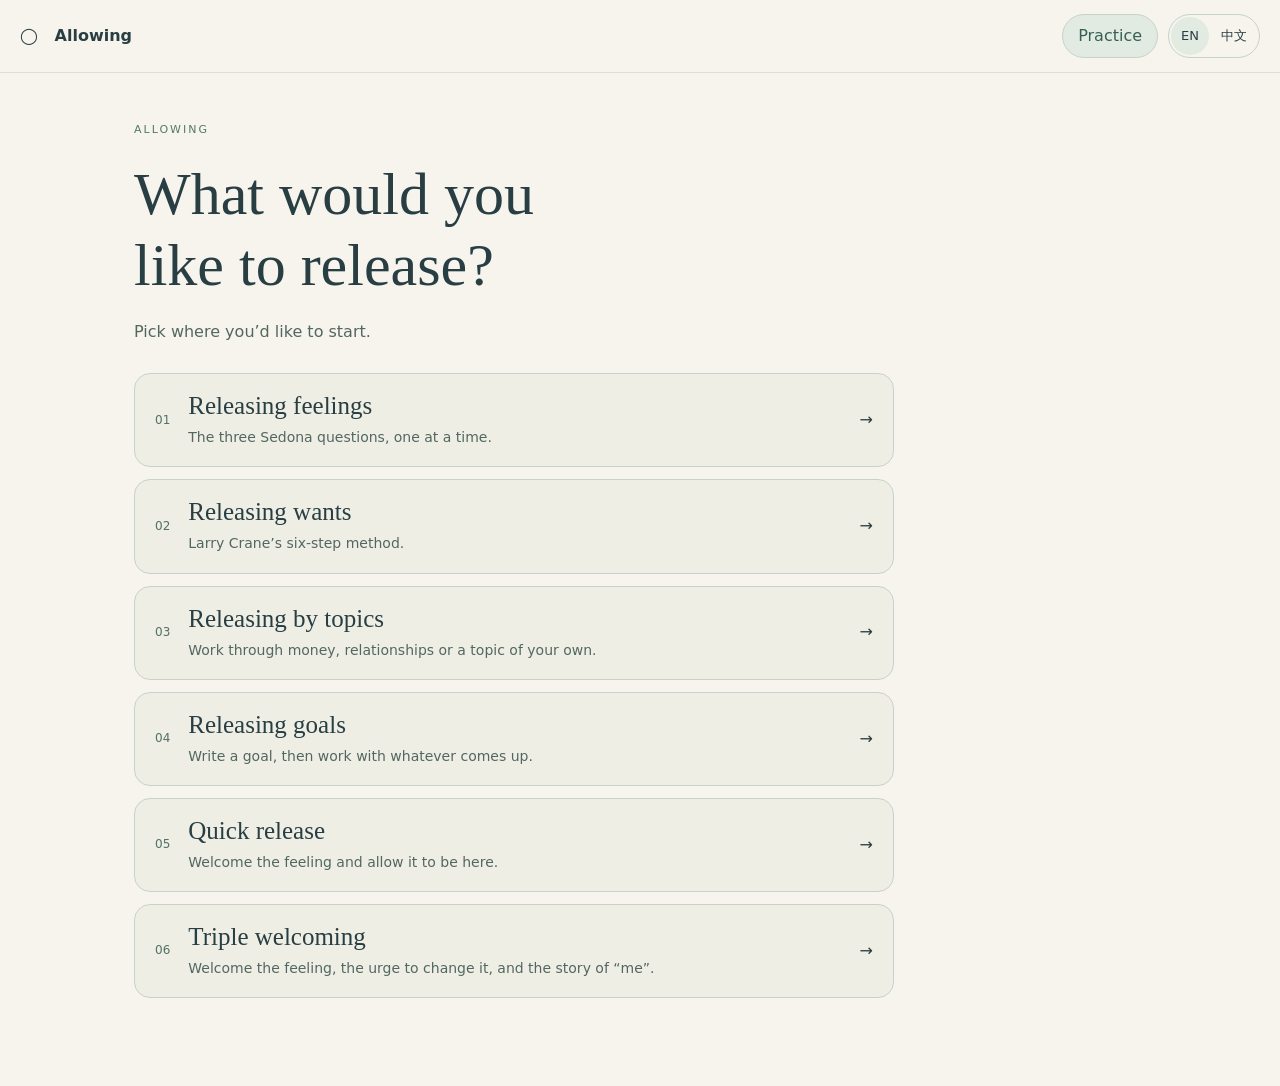
<file: index.html>
<!doctype html>
<html lang="en">
<head>
  <meta charset="utf-8">
  <meta name="viewport" content="width=device-width, initial-scale=1">
  <meta name="description" content="A quiet guided practice for releasing feelings, wants and reactions to goals.">
  <title>Allowing — guided releasing</title>
  <link rel="stylesheet" href="./room.css?v=bilingual-1">
  <script src="./locale.js?v=1" defer></script>
  <script src="./practice.js?v=bilingual-1" defer></script>
  <meta name="theme-color" content="#365f56">
  <meta name="apple-mobile-web-app-capable" content="yes">
  <meta name="apple-mobile-web-app-title" content="Allowing">
  <meta name="apple-mobile-web-app-status-bar-style" content="default">
  <link rel="apple-touch-icon" sizes="180x180" href="./icons/apple-touch-icon.png?v=1">
  <link rel="icon" type="image/png" sizes="32x32" href="./icons/favicon-32.png?v=1">
  <link rel="icon" type="image/svg+xml" href="./icons/allowing.svg?v=1">
  <link rel="manifest" href="./manifest.webmanifest?v=1">
</head>
<body data-title-en="Allowing — guided releasing" data-title-zh="Allowing · 释放练习">
  <header>
    <a class="brand" href="./" aria-label="Allowing — home" title="Return home"><strong>◯ &nbsp; Allowing</strong></a>
    <nav aria-label="Practice / 练习"><a data-practice-link class="nav-link" href="./" aria-current="page">Practice</a></nav><div class="language-switch" role="group" aria-label="Language / 语言">
      <button type="button" data-language="en" lang="en" aria-pressed="true">EN</button>
      <button type="button" data-language="zh-CN" lang="zh-CN" aria-pressed="false">中文</button>
    </div>
  </header>
  <main>
    <div id="app"></div>
  </main>
</body>
</html>
</file>
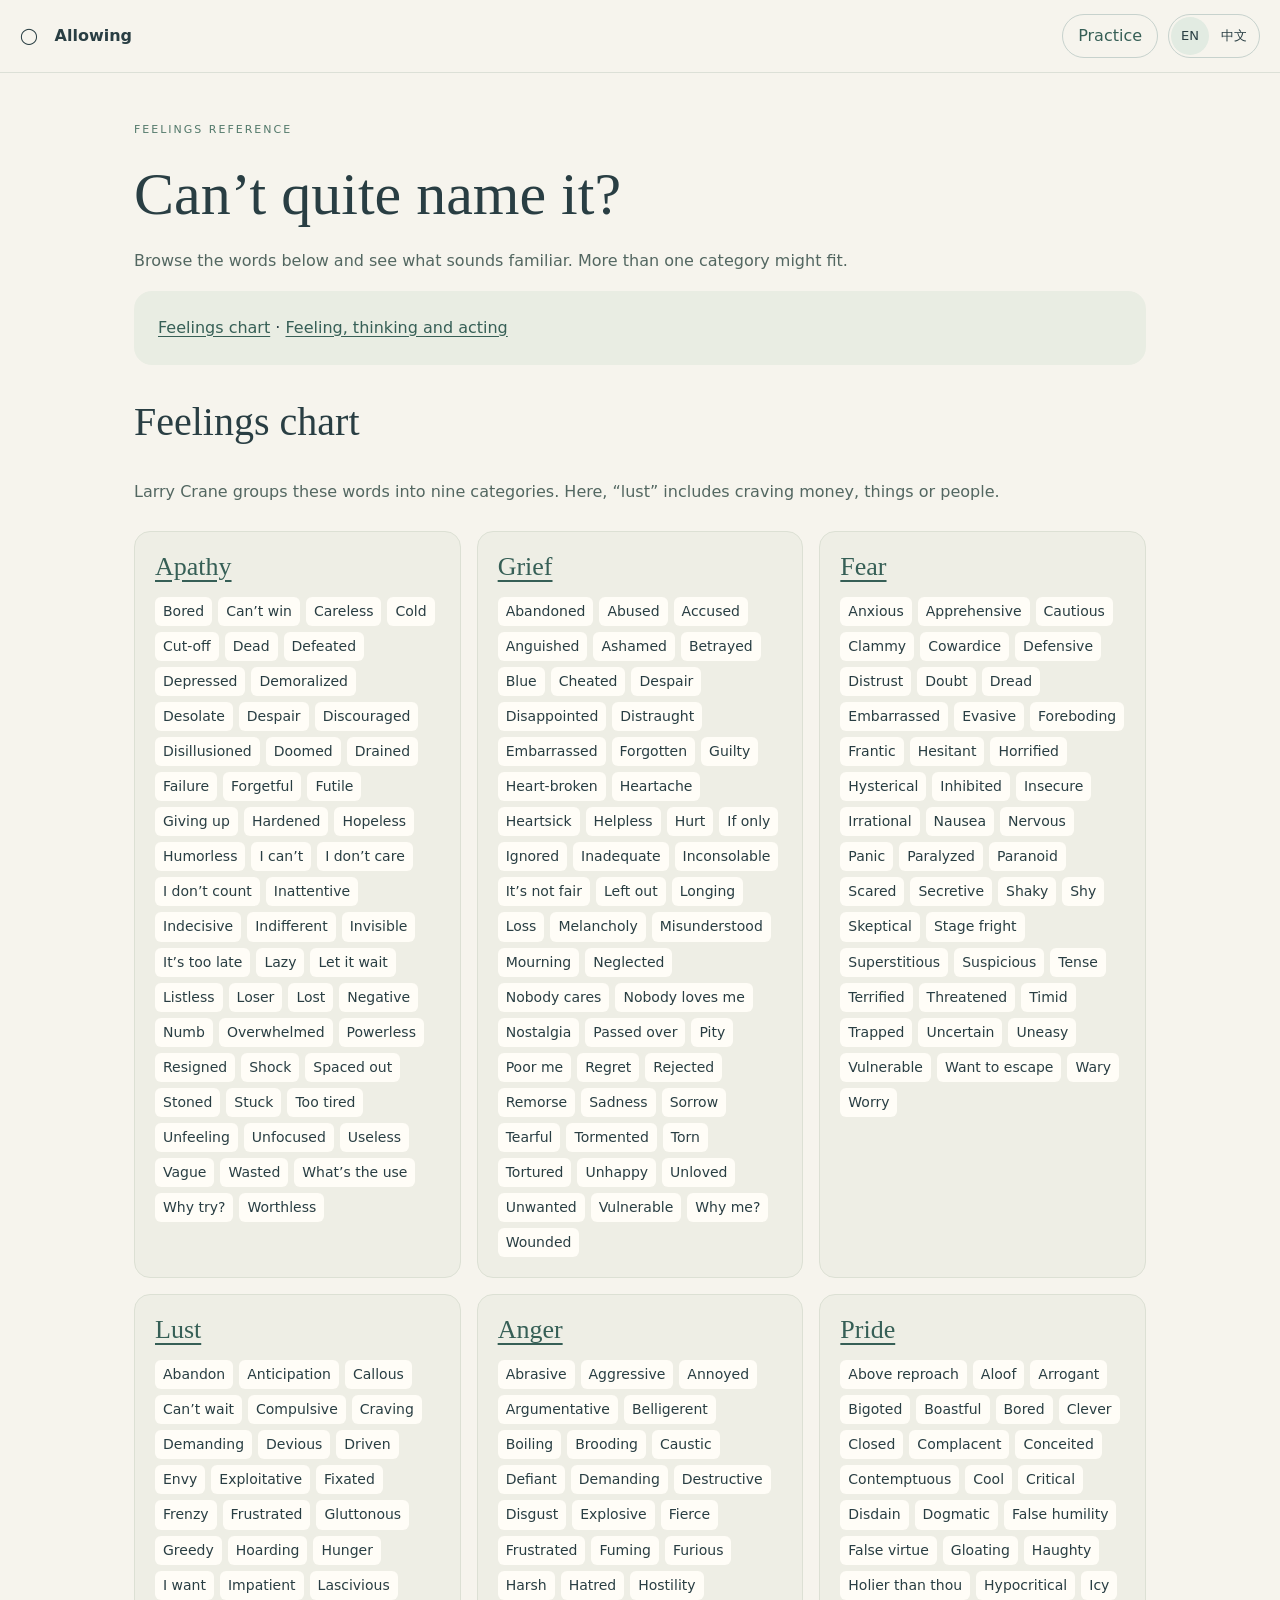
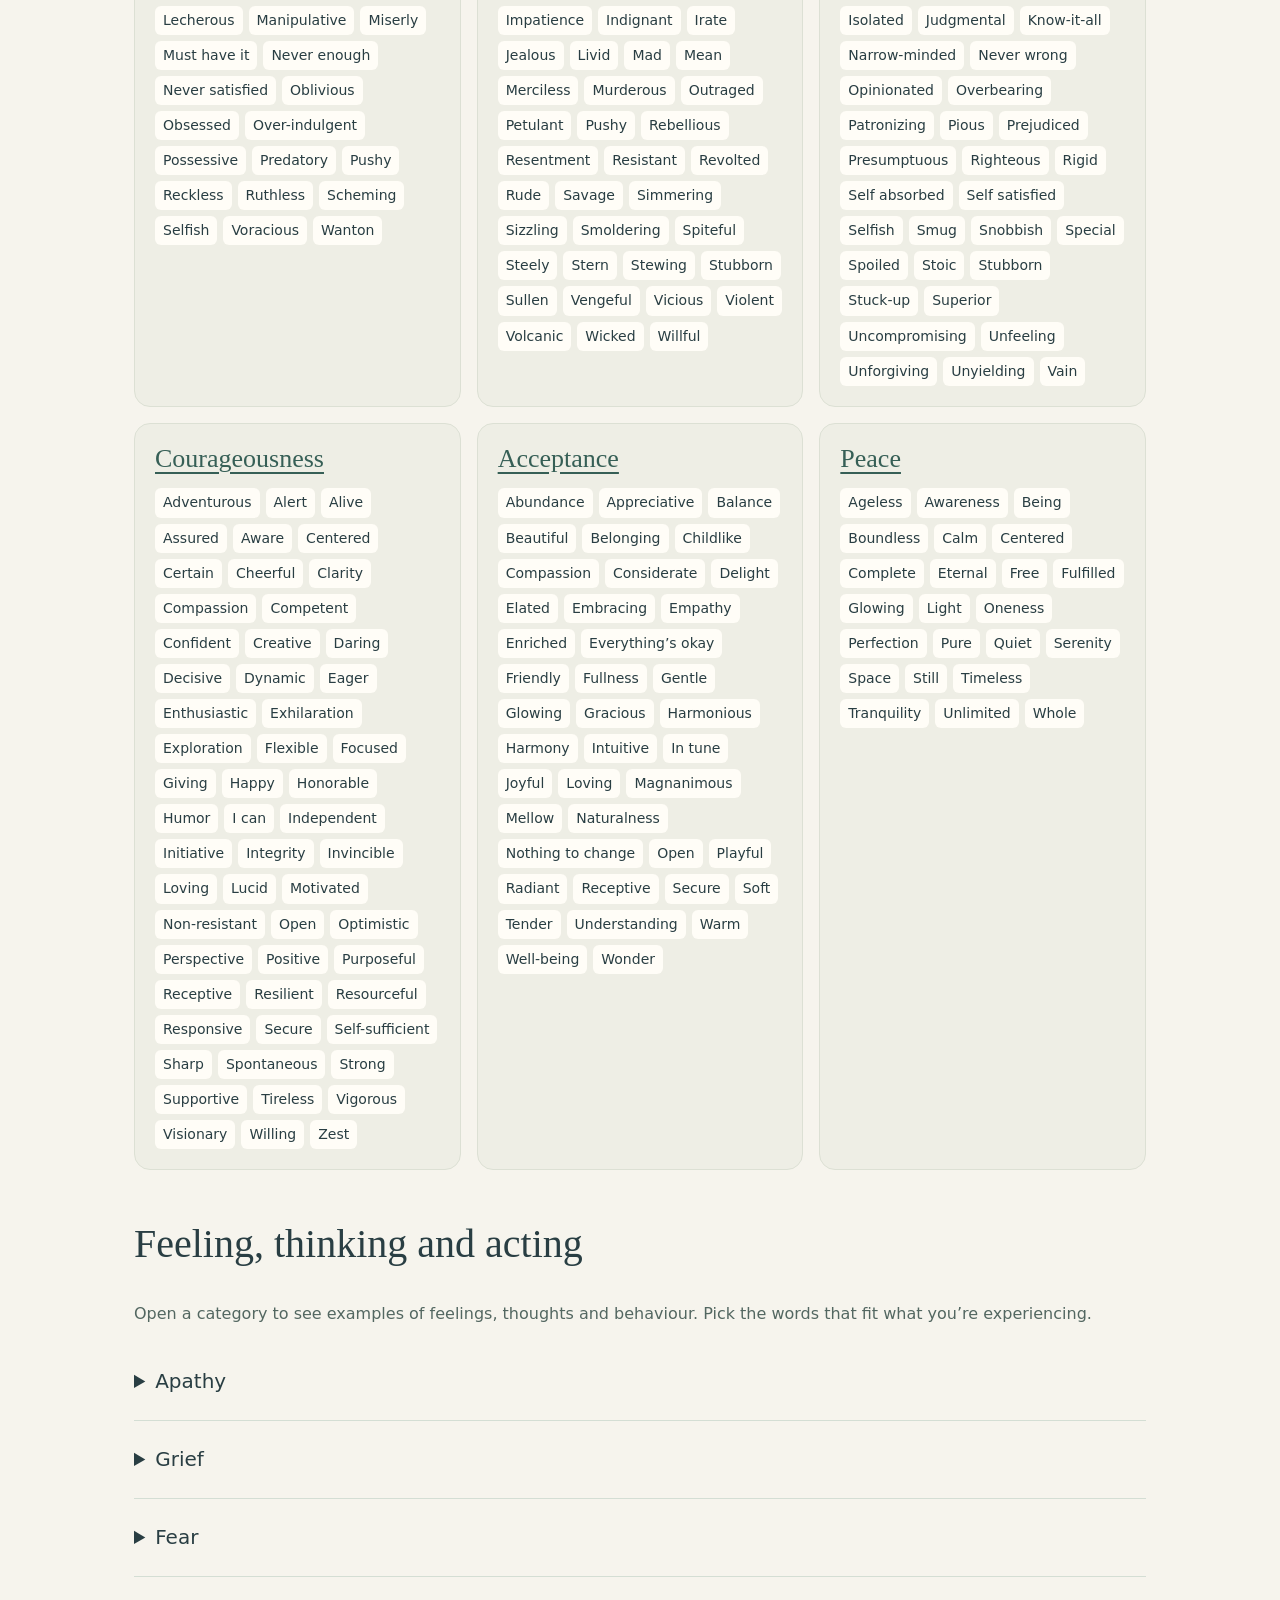
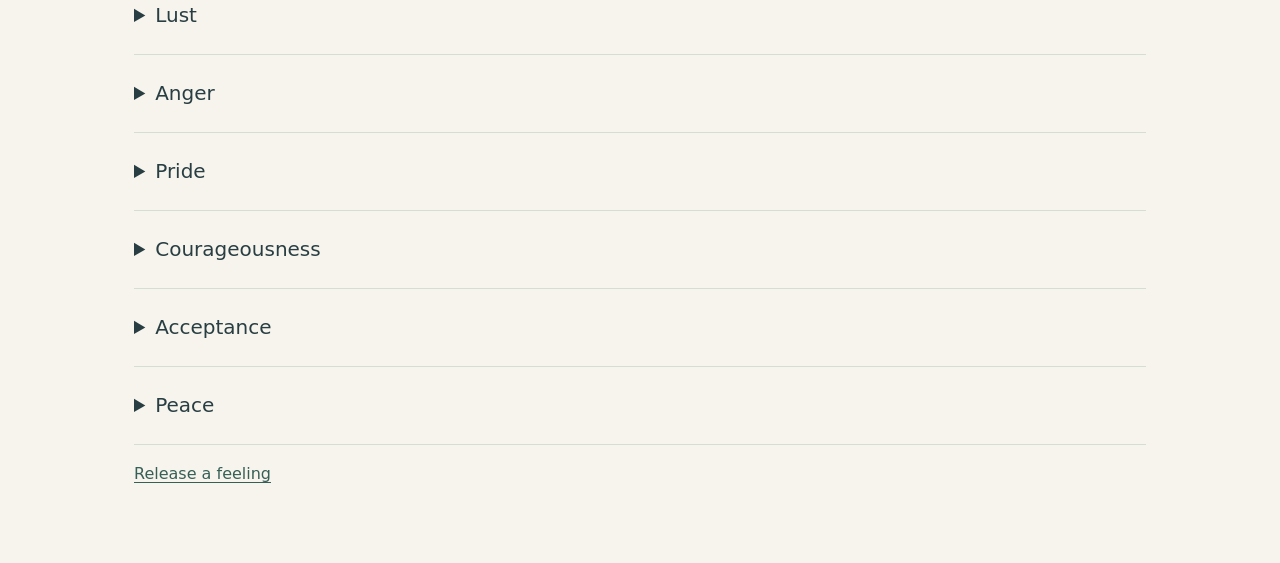
<file: feelings.html>
<!doctype html>
<html lang="en"><head><meta charset="utf-8"><meta name="viewport" content="width=device-width, initial-scale=1">
<title>Feelings reference — Allowing</title><link rel="stylesheet" href="./room.css?v=bilingual-1">  <meta name="theme-color" content="#365f56">
  <meta name="apple-mobile-web-app-capable" content="yes">
  <meta name="apple-mobile-web-app-title" content="Allowing">
  <meta name="apple-mobile-web-app-status-bar-style" content="default">
  <link rel="apple-touch-icon" sizes="180x180" href="./icons/apple-touch-icon.png?v=1">
  <link rel="icon" type="image/png" sizes="32x32" href="./icons/favicon-32.png?v=1">
  <link rel="icon" type="image/svg+xml" href="./icons/allowing.svg?v=1">
  <link rel="manifest" href="./manifest.webmanifest?v=1">
</head><body data-title-en="Feelings reference — Allowing" data-title-zh="情绪参考 · Allowing">
<header><a class="brand" href="./" aria-label="Allowing — home" title="Return home"><strong>◯ &nbsp; Allowing</strong></a>
<nav aria-label="Practice / 练习"><a data-practice-link class="nav-link" href="./">Practice</a></nav><div class="language-switch" role="group" aria-label="Language / 语言">
      <button type="button" data-language="en" lang="en" aria-pressed="true">EN</button>
      <button type="button" data-language="zh-CN" lang="zh-CN" aria-pressed="false">中文</button>
    </div></header>
<main id="feelings-reference"><span class="eyebrow">Feelings reference</span><h1>Can’t quite name it?</h1>
<p>Browse the words below and see what sounds familiar. More than one category might fit.</p>
<nav class="contents" aria-label="On this page"><a href="#feelings-chart">Feelings chart</a> · <a href="#patterns">Feeling, thinking and acting</a></nav>
<section id="feelings-chart"><h2>Feelings chart</h2>
<p>Larry Crane groups these words into nine categories. Here, “lust” includes craving money, things or people.</p>
<div class="emotion-grid"><article class="emotion-card"><h3><a href="#apathy">Apathy</a></h3><ul class="feeling-words"><li>Bored</li><li>Can’t win</li><li>Careless</li><li>Cold</li><li>Cut-off</li><li>Dead</li><li>Defeated</li><li>Depressed</li><li>Demoralized</li><li>Desolate</li><li>Despair</li><li>Discouraged</li><li>Disillusioned</li><li>Doomed</li><li>Drained</li><li>Failure</li><li>Forgetful</li><li>Futile</li><li>Giving up</li><li>Hardened</li><li>Hopeless</li><li>Humorless</li><li>I can’t</li><li>I don’t care</li><li>I don’t count</li><li>Inattentive</li><li>Indecisive</li><li>Indifferent</li><li>Invisible</li><li>It’s too late</li><li>Lazy</li><li>Let it wait</li><li>Listless</li><li>Loser</li><li>Lost</li><li>Negative</li><li>Numb</li><li>Overwhelmed</li><li>Powerless</li><li>Resigned</li><li>Shock</li><li>Spaced out</li><li>Stoned</li><li>Stuck</li><li>Too tired</li><li>Unfeeling</li><li>Unfocused</li><li>Useless</li><li>Vague</li><li>Wasted</li><li>What’s the use</li><li>Why try?</li><li>Worthless</li></ul></article><article class="emotion-card"><h3><a href="#grief">Grief</a></h3><ul class="feeling-words"><li>Abandoned</li><li>Abused</li><li>Accused</li><li>Anguished</li><li>Ashamed</li><li>Betrayed</li><li>Blue</li><li>Cheated</li><li>Despair</li><li>Disappointed</li><li>Distraught</li><li>Embarrassed</li><li>Forgotten</li><li>Guilty</li><li>Heart-broken</li><li>Heartache</li><li>Heartsick</li><li>Helpless</li><li>Hurt</li><li>If only</li><li>Ignored</li><li>Inadequate</li><li>Inconsolable</li><li>It’s not fair</li><li>Left out</li><li>Longing</li><li>Loss</li><li>Melancholy</li><li>Misunderstood</li><li>Mourning</li><li>Neglected</li><li>Nobody cares</li><li>Nobody loves me</li><li>Nostalgia</li><li>Passed over</li><li>Pity</li><li>Poor me</li><li>Regret</li><li>Rejected</li><li>Remorse</li><li>Sadness</li><li>Sorrow</li><li>Tearful</li><li>Tormented</li><li>Torn</li><li>Tortured</li><li>Unhappy</li><li>Unloved</li><li>Unwanted</li><li>Vulnerable</li><li>Why me?</li><li>Wounded</li></ul></article><article class="emotion-card"><h3><a href="#fear">Fear</a></h3><ul class="feeling-words"><li>Anxious</li><li>Apprehensive</li><li>Cautious</li><li>Clammy</li><li>Cowardice</li><li>Defensive</li><li>Distrust</li><li>Doubt</li><li>Dread</li><li>Embarrassed</li><li>Evasive</li><li>Foreboding</li><li>Frantic</li><li>Hesitant</li><li>Horrified</li><li>Hysterical</li><li>Inhibited</li><li>Insecure</li><li>Irrational</li><li>Nausea</li><li>Nervous</li><li>Panic</li><li>Paralyzed</li><li>Paranoid</li><li>Scared</li><li>Secretive</li><li>Shaky</li><li>Shy</li><li>Skeptical</li><li>Stage fright</li><li>Superstitious</li><li>Suspicious</li><li>Tense</li><li>Terrified</li><li>Threatened</li><li>Timid</li><li>Trapped</li><li>Uncertain</li><li>Uneasy</li><li>Vulnerable</li><li>Want to escape</li><li>Wary</li><li>Worry</li></ul></article><article class="emotion-card"><h3><a href="#lust">Lust</a></h3><ul class="feeling-words"><li>Abandon</li><li>Anticipation</li><li>Callous</li><li>Can’t wait</li><li>Compulsive</li><li>Craving</li><li>Demanding</li><li>Devious</li><li>Driven</li><li>Envy</li><li>Exploitative</li><li>Fixated</li><li>Frenzy</li><li>Frustrated</li><li>Gluttonous</li><li>Greedy</li><li>Hoarding</li><li>Hunger</li><li>I want</li><li>Impatient</li><li>Lascivious</li><li>Lecherous</li><li>Manipulative</li><li>Miserly</li><li>Must have it</li><li>Never enough</li><li>Never satisfied</li><li>Oblivious</li><li>Obsessed</li><li>Over-indulgent</li><li>Possessive</li><li>Predatory</li><li>Pushy</li><li>Reckless</li><li>Ruthless</li><li>Scheming</li><li>Selfish</li><li>Voracious</li><li>Wanton</li></ul></article><article class="emotion-card"><h3><a href="#anger">Anger</a></h3><ul class="feeling-words"><li>Abrasive</li><li>Aggressive</li><li>Annoyed</li><li>Argumentative</li><li>Belligerent</li><li>Boiling</li><li>Brooding</li><li>Caustic</li><li>Defiant</li><li>Demanding</li><li>Destructive</li><li>Disgust</li><li>Explosive</li><li>Fierce</li><li>Frustrated</li><li>Fuming</li><li>Furious</li><li>Harsh</li><li>Hatred</li><li>Hostility</li><li>Impatience</li><li>Indignant</li><li>Irate</li><li>Jealous</li><li>Livid</li><li>Mad</li><li>Mean</li><li>Merciless</li><li>Murderous</li><li>Outraged</li><li>Petulant</li><li>Pushy</li><li>Rebellious</li><li>Resentment</li><li>Resistant</li><li>Revolted</li><li>Rude</li><li>Savage</li><li>Simmering</li><li>Sizzling</li><li>Smoldering</li><li>Spiteful</li><li>Steely</li><li>Stern</li><li>Stewing</li><li>Stubborn</li><li>Sullen</li><li>Vengeful</li><li>Vicious</li><li>Violent</li><li>Volcanic</li><li>Wicked</li><li>Willful</li></ul></article><article class="emotion-card"><h3><a href="#pride">Pride</a></h3><ul class="feeling-words"><li>Above reproach</li><li>Aloof</li><li>Arrogant</li><li>Bigoted</li><li>Boastful</li><li>Bored</li><li>Clever</li><li>Closed</li><li>Complacent</li><li>Conceited</li><li>Contemptuous</li><li>Cool</li><li>Critical</li><li>Disdain</li><li>Dogmatic</li><li>False humility</li><li>False virtue</li><li>Gloating</li><li>Haughty</li><li>Holier than thou</li><li>Hypocritical</li><li>Icy</li><li>Isolated</li><li>Judgmental</li><li>Know-it-all</li><li>Narrow-minded</li><li>Never wrong</li><li>Opinionated</li><li>Overbearing</li><li>Patronizing</li><li>Pious</li><li>Prejudiced</li><li>Presumptuous</li><li>Righteous</li><li>Rigid</li><li>Self absorbed</li><li>Self satisfied</li><li>Selfish</li><li>Smug</li><li>Snobbish</li><li>Special</li><li>Spoiled</li><li>Stoic</li><li>Stubborn</li><li>Stuck-up</li><li>Superior</li><li>Uncompromising</li><li>Unfeeling</li><li>Unforgiving</li><li>Unyielding</li><li>Vain</li></ul></article><article class="emotion-card"><h3><a href="#courageousness">Courageousness</a></h3><ul class="feeling-words"><li>Adventurous</li><li>Alert</li><li>Alive</li><li>Assured</li><li>Aware</li><li>Centered</li><li>Certain</li><li>Cheerful</li><li>Clarity</li><li>Compassion</li><li>Competent</li><li>Confident</li><li>Creative</li><li>Daring</li><li>Decisive</li><li>Dynamic</li><li>Eager</li><li>Enthusiastic</li><li>Exhilaration</li><li>Exploration</li><li>Flexible</li><li>Focused</li><li>Giving</li><li>Happy</li><li>Honorable</li><li>Humor</li><li>I can</li><li>Independent</li><li>Initiative</li><li>Integrity</li><li>Invincible</li><li>Loving</li><li>Lucid</li><li>Motivated</li><li>Non-resistant</li><li>Open</li><li>Optimistic</li><li>Perspective</li><li>Positive</li><li>Purposeful</li><li>Receptive</li><li>Resilient</li><li>Resourceful</li><li>Responsive</li><li>Secure</li><li>Self-sufficient</li><li>Sharp</li><li>Spontaneous</li><li>Strong</li><li>Supportive</li><li>Tireless</li><li>Vigorous</li><li>Visionary</li><li>Willing</li><li>Zest</li></ul></article><article class="emotion-card"><h3><a href="#acceptance">Acceptance</a></h3><ul class="feeling-words"><li>Abundance</li><li>Appreciative</li><li>Balance</li><li>Beautiful</li><li>Belonging</li><li>Childlike</li><li>Compassion</li><li>Considerate</li><li>Delight</li><li>Elated</li><li>Embracing</li><li>Empathy</li><li>Enriched</li><li>Everything’s okay</li><li>Friendly</li><li>Fullness</li><li>Gentle</li><li>Glowing</li><li>Gracious</li><li>Harmonious</li><li>Harmony</li><li>Intuitive</li><li>In tune</li><li>Joyful</li><li>Loving</li><li>Magnanimous</li><li>Mellow</li><li>Naturalness</li><li>Nothing to change</li><li>Open</li><li>Playful</li><li>Radiant</li><li>Receptive</li><li>Secure</li><li>Soft</li><li>Tender</li><li>Understanding</li><li>Warm</li><li>Well-being</li><li>Wonder</li></ul></article><article class="emotion-card"><h3><a href="#peace">Peace</a></h3><ul class="feeling-words"><li>Ageless</li><li>Awareness</li><li>Being</li><li>Boundless</li><li>Calm</li><li>Centered</li><li>Complete</li><li>Eternal</li><li>Free</li><li>Fulfilled</li><li>Glowing</li><li>Light</li><li>Oneness</li><li>Perfection</li><li>Pure</li><li>Quiet</li><li>Serenity</li><li>Space</li><li>Still</li><li>Timeless</li><li>Tranquility</li><li>Unlimited</li><li>Whole</li></ul></article></div></section>
<section id="patterns"><h2>Feeling, thinking and acting</h2>
<p>Open a category to see examples of feelings, thoughts and behaviour. Pick the words that fit what you’re experiencing.</p><details class="emotion-detail" id="apathy"><summary>Apathy</summary><div class="behaviour-grid"><div><h3>Feeling</h3><ul><li>Cut off</li><li>Dead</li><li>Defeated</li><li>Dejected</li><li>Depressed</li><li>Despairing</li><li>Discouraged</li><li>Disillusioned</li><li>Downcast</li><li>Drained</li><li>Exhausted</li><li>Fatigued</li><li>Futile</li><li>Helpless</li><li>Hopeless</li><li>Low</li><li>Negative</li><li>Numb</li><li>Overwhelmed</li><li>Pessimistic</li><li>Powerlessness</li><li>Resigned</li><li>Tired</li><li>Weak</li></ul></div><div><h3>Thinking</h3><ul><li>I can’t.</li><li>I can’t win.</li><li>I don’t care.</li><li>I don’t count.</li><li>I don’t know how.</li><li>I don’t matter.</li><li>I give up.</li><li>I’m doomed</li><li>I’m useless.</li><li>I’m worthless.</li><li>It’ll never work.</li><li>It’s a dead end.</li><li>It’s not use.</li><li>It’s too late.</li><li>It’s too hard.</li><li>Let it wait.</li><li>No matter what I do, it doesn’t make a difference.</li><li>No use, why try.</li><li>No way, forget about it.</li><li>No way out.</li><li>Tomorrow.</li><li>What’s the use.</li><li>Why bother.</li></ul></div><div><h3>Acting</h3><ul><li>Careless</li><li>Catatonic</li><li>Disassociated</li><li>Defeated</li><li>Forgetful</li><li>Giving up</li><li>Inattentive</li><li>Indecisive</li><li>Indifferent</li><li>Lazy</li><li>Listless</li><li>Negative</li><li>Passive</li><li>Spaced Out</li><li>Stuck</li><li>Unfocused</li><li>Unresponsive</li><li>Withdrawn</li></ul></div></div></details><details class="emotion-detail" id="grief"><summary>Grief</summary><div class="behaviour-grid"><div><h3>Feeling</h3><ul><li>Abandoned</li><li>Abused</li><li>Accused</li><li>Ashamed</li><li>Betrayed</li><li>Blue</li><li>Cheated</li><li>Despair</li><li>Disappointed</li><li>Distraught</li><li>Forgotten</li><li>Guilty</li><li>Heartbroken</li><li>Heartache</li><li>Heartsick</li><li>Helpless</li><li>Hurt</li><li>If only</li><li>Ignored</li><li>Inadequate</li><li>Inconsolable</li><li>It’s not fair</li><li>Left out</li><li>Longing</li><li>Loss</li><li>Melancholy</li><li>Misunderstood</li><li>Mourning</li><li>Neglected</li><li>Nobody cares</li><li>Nobody loves me</li><li>Nostalgia</li><li>Passed over</li><li>Pity</li><li>Poor me</li><li>Rejected</li><li>Remorse</li><li>Sadness</li><li>Sorrow</li><li>Tearful</li><li>Tormented</li><li>Torn</li><li>Tortured</li><li>Unhappy</li><li>Unloved</li><li>Unwanted</li><li>Vulnerable</li><li>Why me?</li><li>Wounded</li></ul></div><div><h3>Thinking</h3><ul><li>Do it for me, I can’t do it myself.</li><li>I can’t do anything about it.</li><li>I can’t do it right.</li><li>They’re taking advantage of me.</li><li>I’ll never get it right.</li><li>They’re doing it to me.</li><li>I’m less than.</li><li>If only.</li><li>It’s all my fault.</li><li>It’s not fair.</li><li>I’ll never recover.</li><li>It’s not my fault.</li><li>Nobody wants me.</li><li>Poor me.</li><li>I’m the victim.</li><li>Why me?</li><li>Nobody loves me.</li><li>Woe is me.</li></ul></div><div><h3>Acting</h3><ul><li>Acting helpless</li><li>Attention seeking</li><li>Complaining</li><li>Crying</li><li>Dramatizing</li><li>Flustered</li><li>Helping others at your own expense.</li><li>Hysterical</li><li>Martyr</li><li>Melancholy</li><li>Moping</li><li>Morose</li><li>Needy</li><li>Neglecting self and others</li><li>Nostalgia: “the good old days”</li><li>Pouting</li><li>Seeking comfort</li><li>Self-conscious</li><li>Sobbing</li><li>Suffering</li><li>Wailing</li><li>Weeping</li></ul></div></div></details><details class="emotion-detail" id="fear"><summary>Fear</summary><div class="behaviour-grid"><div><h3>Feeling</h3><ul><li>Anxious</li><li>Apprehensive</li><li>Caged</li><li>Cautious</li><li>Cowardly</li><li>Distrusting</li><li>Disturbed</li><li>Doubt</li><li>Dread</li><li>Engulfed</li><li>Exposed</li><li>Faint</li><li>Fidgety</li><li>Frantic</li><li>Insecure</li><li>Nervous</li><li>Panic</li><li>Skeptical</li><li>Sheepish</li><li>Strained</li><li>Tense</li><li>Terrified</li><li>Threatened</li><li>Timorous</li><li>Trapped</li><li>Uncertain</li><li>Unsafe</li><li>Vulnerable</li><li>Wary</li></ul></div><div><h3>Thinking</h3><ul><li>Crisis after crisis.</li><li>Disaster’s looming and I’ve got to hide.</li><li>I can’t let them find me out.</li><li>I don’t want anything to change.</li><li>I have to get it right or they’ll kill me.</li><li>I have to get them before they get me.</li><li>I’m not OK.</li><li>I’m confused and don’t know what to do, so I can’t do anything.</li><li>I’m not enough.</li><li>I’m not safe.</li><li>I’m trapped, there is no way out.</li><li>It’s closing in around me.</li><li>It’s so confusing that I just can’t move.</li><li>It’s not safe.</li><li>It is safer to stay still and not take any chances.</li><li>They’re out to get me.</li><li>What if I fail?</li><li>What if I get fired?</li><li>What if I get into trouble?</li><li>What if I make a mistake?</li><li>What if they don’t like me?</li><li>What if...?</li><li>What will they think?</li></ul></div><div><h3>Acting</h3><ul><li>Agitated</li><li>Ambivalent</li><li>Apologetic</li><li>Chaotic</li><li>Confused</li><li>Cowering</li><li>Cringing</li><li>Defensive</li><li>Disorderly</li><li>Distraught</li><li>Distrustful</li><li>Disturbed</li><li>Embarrassed</li><li>Evasive</li><li>Frenzied</li><li>Frozen</li><li>Hesitant</li><li>Hyperactive</li><li>Hyper-focused</li><li>Hyper-vigilant</li><li>Hysterical</li><li>Indecisive</li><li>Inhibited</li><li>Irrational</li><li>Lack of clarity</li><li>Meek</li><li>Mistrustful</li><li>Nervous</li><li>No action</li><li>Not trusting</li><li>Overwhelmed</li><li>Panicky</li><li>Paralyzed</li><li>Paranoid</li><li>Procrastination</li><li>Quaking</li><li>Scared</li><li>Secretive</li><li>Self-sabotage</li><li>Shady</li><li>Sheepish</li><li>Shock</li><li>Shy</li><li>Superstitious</li><li>Suspicious</li><li>Timid</li><li>Traumatized</li><li>Tremble</li><li>Tunnel vision</li><li>Wishy-washy</li></ul></div></div></details><details class="emotion-detail" id="lust"><summary>Lust</summary><div class="behaviour-grid"><div><h3>Feeling</h3><ul><li>Ambitious</li><li>Anticipation</li><li>Appetite</li><li>Craving</li><li>Demanding</li><li>Desire</li><li>Envious</li><li>Excited</li><li>Frustrated</li><li>Gluttonous</li><li>Greedy</li><li>Heedless</li><li>Horny</li><li>Hot</li><li>Hunger</li><li>Insatiable</li><li>Jealous</li><li>Less than</li><li>Longing</li><li>Ravenous</li><li>Reckless</li><li>Sensuous</li><li>Sexy</li><li>Voracious</li><li>Wanting</li><li>Wanton</li></ul></div><div><h3>Thinking</h3><ul><li>I want...</li><li>Do it my way.</li><li>Don’t stop.</li><li>How can I get it?</li><li>I can’t wait.</li><li>I have to...</li><li>I like it this way.</li><li>I must do it my way.</li><li>I must have it.</li><li>I need you.</li><li>I need them.</li><li>I need...</li><li>I want excitement.</li><li>I want it all.</li><li>I want it now!</li><li>I want more.</li><li>I want to know.</li><li>I want to figure it out.</li><li>I want to understand.</li><li>I’m not satisfied.</li><li>I’m starving.</li><li>It feels so good.</li><li>Look at me.</li><li>Me, me, me.</li><li>My way is the only way.</li><li>There won’t be enough for me.</li><li>There isn’t enough.</li></ul></div><div><h3>Acting</h3><ul><li>Addictive</li><li>Attention seeking</li><li>Chaotic</li><li>Compulsive</li><li>Covert</li><li>Desperate</li><li>Devious</li><li>Devouring</li><li>Driven</li><li>Excessive</li><li>Exploitive</li><li>Extravagant</li><li>Fixated</li><li>Frantic</li><li>Frenzied</li><li>Hoarding</li><li>Impatient</li><li>Inconsiderate</li><li>Indecent</li><li>Lascivious</li><li>Lavish</li><li>Lecherous</li><li>Lewd</li><li>Licentious</li><li>Manic</li><li>Manipulative</li><li>Miserly</li><li>Obsessive</li><li>Out-of-control</li><li>Over indulgent</li><li>Over-eating</li><li>Panting</li><li>Predatory</li><li>Pushy</li><li>Risqué</li><li>Ruthless</li><li>Seductive</li><li>Self-centered</li><li>Selfish</li><li>Uncooperative</li><li>Unruly</li><li>Vulgar</li><li>Wild</li><li>With abandon</li></ul></div></div></details><details class="emotion-detail" id="anger"><summary>Anger</summary><div class="behaviour-grid"><div><h3>Feeling</h3><ul><li>Agitated</li><li>Annoyed</li><li>Boiling</li><li>Disgusted</li><li>Disturbed</li><li>Explosive</li><li>Fierce</li><li>Frustrated</li><li>Hateful</li><li>Irritated</li><li>Jealous</li><li>Livid</li><li>Mad</li><li>Malicious</li><li>Outraged</li><li>Perturbed</li><li>Rageful</li><li>Resentful</li><li>Sizzling</li><li>Smoldering</li><li>Steely</li><li>Stern</li><li>Stewing</li><li>Sullen</li><li>Upset</li><li>Vengeful</li><li>Violent</li><li>Volcanic</li><li>Wicked</li><li>Willful</li></ul></div><div><h3>Thinking</h3><ul><li>Do it my way or else.</li><li>Don’t even think of it.</li><li>Don’t push me around.</li><li>Don’t tell me what to do!</li><li>Drop dead!</li><li>F... off!</li><li>F... you!</li><li>Fat chance.</li><li>Get out of my way.</li><li>I’ll get even!</li><li>I’ll get them.</li><li>I’ll kill you!</li><li>I’ll never give in.</li><li>I’m not doing anything.</li><li>If they don’t listen to me, I’ll let them go down the tube.</li><li>Me do it your way–not on your life.</li><li>Not a chance.</li><li>Not on your life.</li><li>Now you’ll pay.</li><li>Out of my way.</li><li>Who do they think they are?</li><li>You better do it my way, or else!</li></ul></div><div><h3>Acting</h3><ul><li>Abrasive</li><li>Abrupt</li><li>Abusive</li><li>Aggressive</li><li>Attacking</li><li>Barbarous</li><li>Belligerent</li><li>Biting</li><li>Blinded</li><li>Bloodthirsty</li><li>Brooding</li><li>Brusque</li><li>Brutal</li><li>Callous</li><li>Caustic</li><li>Cold</li><li>Crazed</li><li>Cruel</li><li>Curt</li><li>Defiant</li><li>Demanding</li><li>Deranged</li><li>Destructive</li><li>Discourteous</li><li>Disrespectful</li><li>Exacting</li><li>Ferocious</li><li>Fierce</li><li>Gruff</li><li>Harsh</li><li>Headstrong</li><li>Heartless</li><li>Instigating</li><li>Intimidating</li><li>Inflexible</li><li>Invasive</li><li>Malevolent</li><li>Maniacal</li><li>Merciless</li><li>Nasty</li><li>Obstinate</li><li>Offensive</li><li>Passive-aggressive</li><li>Petulant</li><li>Pigheaded</li><li>Profane</li><li>Provoking</li><li>Punishing</li><li>Pushy</li><li>Ravaging</li><li>Rebellious</li><li>Resistant</li><li>Rude</li><li>Ruthless</li><li>Sarcastic</li><li>Savage</li><li>Spiteful</li><li>Strife</li><li>Stubborn</li><li>Talking about others</li><li>Uncooperative</li><li>Unyielding</li><li>Vengeful</li><li>Vicious</li></ul></div></div></details><details class="emotion-detail" id="pride"><summary>Pride</summary><div class="behaviour-grid"><div><h3>Feeling</h3><ul><li>Above it all</li><li>Aloof</li><li>Arrogant</li><li>Better than</li><li>Complacent</li><li>Conceited</li><li>Condescending</li><li>Contemptuous</li><li>Cool</li><li>Disdain</li><li>Haughty</li><li>Holier than thou</li><li>Icy</li><li>Irreverent</li><li>Judgmental</li><li>Pious</li><li>Rejecting</li><li>Righteous</li><li>Rigid</li><li>Smug</li><li>Special</li><li>Superior</li><li>Uncompromising</li><li>Unfeeling</li><li>Vain</li></ul></div><div><h3>Thinking</h3><ul><li>I’ll just reject!</li><li>How dare you!</li><li>I knew that.</li><li>I know everything.</li><li>I know.</li><li>I won’t associate with “those kind” of people.</li><li>I’ll look like I’m agreeing and do it my way.</li><li>I’m better than all of them.</li><li>I’m better than you.</li><li>I’m in a better place than all of you.</li><li>I’m not like them.</li><li>I’m right.</li><li>I’m smarter than everyone else.</li><li>I’m the only one who can do it right.</li><li>I’m the only one who can get it done.</li><li>I’m the savior/hero.</li><li>I’m too busy with important matters to have time for you.</li><li>It’s your fault.</li><li>Maybe I’ll do it and maybe I won’t.</li><li>My way is the only way.</li><li>What do they know?</li><li>What’s wrong with you?</li><li>Who do they think they are?</li><li>Who do you think you are?</li><li>Why is everyone so incompetent?</li><li>You don’t belong.</li><li>You need me to get it done.</li></ul></div><div><h3>Acting</h3><ul><li>Aloof</li><li>Arrogant</li><li>Bigoted</li><li>Blaming others</li><li>Boastful</li><li>Bored</li><li>Closed</li><li>Complacent</li><li>Conceited</li><li>Detached</li><li>Disrespectful</li><li>Distant</li><li>Dogmatic</li><li>Egotistical</li><li>False Humility</li><li>Gloating</li><li>Hypocritical</li><li>Indifferent</li><li>Know it all</li><li>Narrow minded</li><li>Never wrong</li><li>Opinionated</li><li>Patronizing</li><li>Pompous</li><li>Putting others down</li><li>Remote</li><li>Sabotage</li><li>Sanctimonious</li><li>Self-absorbed</li><li>Self-centered</li><li>Self-important</li><li>Snobbish</li><li>Spoiled</li><li>Stoic</li><li>Stubborn</li><li>Stuck-up</li><li>Talking against others</li><li>Unforgiving</li><li>Impenetrable</li><li>Unreadable</li><li>Unyielding</li><li>Withdrawn</li><li>Walk away</li></ul></div></div></details><details class="emotion-detail" id="courageousness"><summary>Courageousness</summary><div class="behaviour-grid"><div><h3>Feeling</h3><ul><li>Alert</li><li>Alive</li><li>Assured</li><li>Aware</li><li>Centered</li><li>Cheerful</li><li>Clear</li><li>Confident</li><li>Cooperative</li><li>Delighted</li><li>Eager</li><li>Energetic</li><li>Exhilarated</li><li>Focused</li><li>Grounded</li><li>Gusto</li><li>Happy</li><li>Heartiness</li><li>Hopeful</li><li>Independent</li><li>Invincible</li><li>Loving</li><li>Lucid</li><li>Non-resistant</li><li>Open</li><li>Optimistic</li><li>Passionate</li><li>Purposeful</li><li>Receptive</li><li>Resilient</li><li>Safe</li><li>Secure</li><li>Stable</li><li>Willing</li><li>Zealous</li><li>Zest</li></ul></div><div><h3>Thinking</h3><ul><li>I can</li><li>I can get it done.</li><li>I can listen.</li><li>I can respond appropriately.</li><li>I do what’s needed and it works.</li><li>I know we can.</li><li>I’ll do what it takes to make it work.</li><li>I’m willing.</li><li>I’m willing to take risks.</li><li>It can be easy and effortless.</li><li>It is as easy as it was hard.</li><li>It’s possible.</li><li>Let’s work together.</li><li>We can do it.</li><li>We’ll find a way.</li><li>Yes!</li></ul></div><div><h3>Acting</h3><ul><li>Able</li><li>Aboveboard</li><li>Adaptive</li><li>Adventurous</li><li>Bold</li><li>Brave</li><li>Candid</li><li>Collaboration</li><li>Commitment</li><li>Compassionate</li><li>Competent</li><li>Cooperation</li><li>Creative</li><li>Daring</li><li>Decisive</li><li>Dedicated</li><li>Dynamic</li><li>Enjoyment</li><li>Exploration</li><li>Flexible</li><li>Focused</li><li>Forthright</li><li>Gallant</li><li>Generosity</li><li>Giving</li><li>Goodness</li><li>Gratification</li><li>Honesty</li><li>Humorous</li><li>Initiative</li><li>Inquiry</li><li>Insightful</li><li>Integrity</li><li>Inventive</li><li>Motivated</li><li>Partnering</li><li>Perceptive</li><li>Persevering</li><li>Persistent</li><li>Playful</li><li>Pleasure</li><li>Resourceful</li><li>Risk-taking</li><li>Robust</li><li>Self-sufficient</li><li>Sharp</li><li>Solution focused</li><li>Spontaneous</li><li>Strong</li><li>Supportive</li><li>Tireless</li><li>Unpretentious</li><li>Valiant</li><li>Vigorous</li></ul></div></div></details><details class="emotion-detail" id="acceptance"><summary>Acceptance</summary><div class="behaviour-grid"><div><h3>Feeling</h3><ul><li>Accepting</li><li>Allowing</li><li>Attuned</li><li>Beautiful</li><li>Childlike</li><li>Compassionate</li><li>Contented</li><li>Delighted</li><li>Elated</li><li>Enriched</li><li>Flowing</li><li>Fulfillment</li><li>Glowing</li><li>Happy</li><li>Harmonious</li><li>Innocent</li><li>Joyful</li><li>Loving</li><li>Mellow</li><li>Open</li><li>Playful</li><li>Radiant</li><li>Receptive</li><li>Satisfied</li><li>Secure</li><li>Soft</li><li>Well-being</li></ul></div><div><h3>Thinking</h3><ul><li>All is well.</li><li>Everything is beautiful.</li><li>Everything is OK.</li><li>Everything is unfolding as it should.</li><li>I accept you.</li><li>I have what I need as I need it.</li><li>I love you just as you are.</li><li>It’s all coming together.</li><li>We all have a contribution to make.</li></ul></div><div><h3>Acting</h3><ul><li>Abundant</li><li>Accepting</li><li>Appreciative</li><li>Balance</li><li>Benevolent</li><li>Caring</li><li>Clear-sighted</li><li>Co-creative</li><li>Compassionate</li><li>Devotional</li><li>Embracing</li><li>Empathy</li><li>Friendly</li><li>Gentleness</li><li>Gracious</li><li>Insightful</li><li>Intuitive</li><li>Magnanimous</li><li>Naturalness</li><li>Non-judgmental</li><li>Orderly</li><li>Receptive</li><li>Satisfied</li><li>Tenderness</li><li>Understanding</li><li>Warm</li><li>Wonder</li></ul></div></div></details><details class="emotion-detail" id="peace"><summary>Peace</summary><div class="behaviour-grid"><div><h3>Feeling</h3><ul><li>Awareness</li><li>Boundless</li><li>Calm</li><li>Centered</li><li>Complete</li><li>Eternal</li><li>Free</li><li>Fulfilled</li><li>Glowing</li><li>Light</li><li>Pure</li><li>Quiet</li><li>Serene</li><li>Oneness</li><li>United</li></ul></div><div><h3>Thinking</h3><ul><li>All is well.</li><li>Everything is unfolding as it should.</li><li>I am.</li><li>It’s just perfect.</li><li>We are one.</li></ul></div><div><h3>Acting</h3><ul><li>Actionless</li><li>Balanced</li><li>Centered</li><li>Composed</li><li>Connection</li><li>Flawless</li><li>Imperturbable</li><li>In equilibrium</li><li>Infinite</li><li>Limitless</li><li>Perfection</li><li>Poised</li><li>Quiet</li><li>Self-possessed</li><li>Serenity</li><li>Spacious</li><li>Stillness</li><li>Tranquil</li><li>Unlimited</li><li>Whole</li><li>Witnessing</li></ul></div></div></details></section>
<p><a href="./?practice=feelings">Release a feeling</a></p></main>
<template id="feelings-zh"><span class="eyebrow">情绪参考</span><h1>说不清是什么感觉？</h1><p>看看下面哪些词跟你的感受相近。同一时刻有几种情绪也很正常。</p><nav class="contents" aria-label="本页内容"><a href="#feelings-chart">情绪表</a> · <a href="#patterns">感受、想法与行为</a></nav><section id="feelings-chart"><h2>情绪表</h2><div class="emotion-grid"><article class="emotion-card"><h3><a href="#apathy">淡漠／无力</a></h3><ul class="feeling-words"><li>无聊</li><li>觉得赢不了</li><li>粗心</li><li>冷淡</li><li>与外界隔绝</li><li>毫无生气</li><li>挫败</li><li>消沉</li><li>士气低落</li><li>凄凉</li><li>绝望</li><li>泄气</li><li>幻想破灭</li><li>觉得完了</li><li>精疲力尽</li><li>失败感</li><li>健忘</li><li>徒劳</li><li>想放弃</li><li>心变硬了</li><li>不抱希望</li><li>没有幽默感</li><li>我做不到</li><li>我不在乎</li><li>我无足轻重</li><li>心不在焉</li><li>犹豫不决</li><li>漠不关心</li><li>不被看见</li><li>太迟了</li><li>懒得做</li><li>先放一放</li><li>无精打采</li><li>觉得自己是输家</li><li>迷失</li><li>消极</li><li>麻木</li><li>不堪重负</li><li>无力</li><li>认命</li><li>震惊</li><li>走神</li><li>恍惚</li><li>卡住</li><li>太累了</li><li>没有感觉</li><li>注意力涣散</li><li>无用</li><li>模糊</li><li>虚度</li><li>有什么用</li><li>何必试呢</li><li>没有价值</li></ul></article><article class="emotion-card"><h3><a href="#grief">悲伤</a></h3><ul class="feeling-words"><li>被抛弃</li><li>受虐待</li><li>被指责</li><li>痛苦</li><li>羞愧</li><li>被背叛</li><li>郁郁寡欢</li><li>被骗</li><li>绝望</li><li>失望</li><li>心乱如麻</li><li>难堪</li><li>被遗忘</li><li>内疚</li><li>心碎</li><li>心痛</li><li>心里难受</li><li>无助</li><li>受伤</li><li>要是当初</li><li>被忽视</li><li>觉得不够好</li><li>难以安慰</li><li>这不公平</li><li>被排除在外</li><li>渴望</li><li>失去</li><li>忧郁</li><li>被误解</li><li>哀悼</li><li>被冷落</li><li>没人在乎</li><li>没人爱我</li><li>怀旧</li><li>被略过</li><li>怜悯</li><li>觉得自己可怜</li><li>后悔</li><li>被拒绝</li><li>懊悔</li><li>悲伤</li><li>哀愁</li><li>想哭</li><li>备受煎熬</li><li>内心撕扯</li><li>痛不欲生</li><li>不快乐</li><li>不被爱</li><li>不被需要</li><li>脆弱</li><li>为什么是我</li><li>心里有伤</li></ul></article><article class="emotion-card"><h3><a href="#fear">恐惧</a></h3><ul class="feeling-words"><li>焦虑</li><li>惴惴不安</li><li>小心翼翼</li><li>手心湿冷</li><li>胆怯</li><li>防备</li><li>不信任</li><li>怀疑</li><li>害怕</li><li>难堪</li><li>躲闪</li><li>有不祥预感</li><li>慌乱</li><li>迟疑</li><li>惊恐</li><li>情绪失控</li><li>拘束</li><li>缺乏安全感</li><li>失去理智</li><li>恶心</li><li>紧张</li><li>恐慌</li><li>动弹不得</li><li>疑神疑鬼</li><li>害怕</li><li>藏着不说</li><li>发抖</li><li>害羞</li><li>半信半疑</li><li>怯场</li><li>迷信</li><li>猜疑</li><li>绷紧</li><li>吓坏了</li><li>受到威胁</li><li>畏缩</li><li>被困住</li><li>不确定</li><li>不安</li><li>脆弱</li><li>想逃离</li><li>警惕</li><li>担心</li></ul></article><article class="emotion-card"><h3><a href="#lust">强烈渴求</a></h3><ul class="feeling-words"><li>放纵</li><li>期待</li><li>冷漠</li><li>等不及</li><li>停不下来</li><li>强烈渴求</li><li>索求</li><li>耍心机</li><li>被欲望驱使</li><li>羡慕嫉妒</li><li>利用他人</li><li>一心盯着</li><li>狂热</li><li>挫败</li><li>贪食</li><li>贪婪</li><li>囤积</li><li>饥渴</li><li>我想要</li><li>不耐烦</li><li>好色</li><li>沉迷情欲</li><li>操纵</li><li>吝啬</li><li>非要不可</li><li>怎么都不够</li><li>总不满足</li><li>浑然不觉</li><li>着迷</li><li>过度放纵</li><li>占有欲强</li><li>攫取</li><li>咄咄逼人</li><li>鲁莽</li><li>无情</li><li>盘算</li><li>自私</li><li>贪得无厌</li><li>任性</li></ul></article><article class="emotion-card"><h3><a href="#anger">愤怒</a></h3><ul class="feeling-words"><li>言语刺人</li><li>攻击性强</li><li>心烦</li><li>爱争辩</li><li>好斗</li><li>怒火中烧</li><li>闷闷不乐</li><li>尖刻</li><li>不服</li><li>强硬要求</li><li>想破坏</li><li>厌恶</li><li>一触即发</li><li>凶猛</li><li>挫败</li><li>气得冒烟</li><li>狂怒</li><li>严厉</li><li>憎恨</li><li>敌意</li><li>不耐烦</li><li>愤慨</li><li>盛怒</li><li>气极了</li><li>生气</li><li>刻薄</li><li>毫不留情</li><li>恨得想伤人</li><li>震怒</li><li>赌气</li><li>强势</li><li>反叛</li><li>怨恨</li><li>抗拒</li><li>反感</li><li>粗鲁</li><li>蛮横</li><li>憋着气</li><li>气得发热</li><li>怒气未消</li><li>心怀恶意</li><li>冷硬</li><li>严厉</li><li>闷着气</li><li>固执</li><li>阴郁</li><li>想报复</li><li>狠毒</li><li>暴烈</li><li>怒气爆发</li><li>恶毒</li><li>执拗</li><li>硬要按自己的意思</li></ul></article><article class="emotion-card"><h3><a href="#pride">傲慢／自负</a></h3><ul class="feeling-words"><li>无可指摘</li><li>疏离</li><li>傲慢</li><li>偏执</li><li>爱夸耀</li><li>无聊</li><li>自认聪明</li><li>封闭</li><li>自满</li><li>自负</li><li>轻蔑</li><li>冷淡</li><li>挑剔</li><li>不屑</li><li>教条</li><li>假谦虚</li><li>假正派</li><li>幸灾乐祸</li><li>高傲</li><li>自命清高</li><li>虚伪</li><li>冷若冰霜</li><li>孤立</li><li>爱评判</li><li>自以为什么都懂</li><li>心胸狭窄</li><li>觉得自己从不出错</li><li>固执己见</li><li>盛气凌人</li><li>居高临下</li><li>故作虔诚</li><li>有偏见</li><li>自以为是</li><li>自认理直气壮</li><li>僵化</li><li>只顾自己</li><li>自鸣得意</li><li>自私</li><li>洋洋自得</li><li>势利</li><li>觉得自己特别</li><li>被宠坏</li><li>强忍</li><li>固执</li><li>摆架子</li><li>有优越感</li><li>绝不妥协</li><li>冷漠</li><li>不肯原谅</li><li>不肯退让</li><li>虚荣</li></ul></article><article class="emotion-card"><h3><a href="#courageousness">勇气</a></h3><ul class="feeling-words"><li>敢于冒险</li><li>警觉</li><li>有活力</li><li>笃定</li><li>有觉察</li><li>沉得住气</li><li>有把握</li><li>开朗</li><li>清晰</li><li>有同情心</li><li>有能力</li><li>自信</li><li>有创意</li><li>大胆</li><li>果断</li><li>有冲劲</li><li>跃跃欲试</li><li>热情</li><li>振奋</li><li>愿意探索</li><li>灵活</li><li>专注</li><li>乐于付出</li><li>开心</li><li>正直</li><li>幽默</li><li>我可以</li><li>独立</li><li>主动</li><li>诚信</li><li>无所畏惧</li><li>有爱</li><li>头脑清楚</li><li>有动力</li><li>不抗拒</li><li>敞开</li><li>乐观</li><li>看得开</li><li>积极</li><li>有目标</li><li>愿意接纳</li><li>能恢复</li><li>有办法</li><li>善于回应</li><li>安心</li><li>能自立</li><li>敏锐</li><li>自然自在</li><li>有力量</li><li>愿意支持</li><li>不知疲倦</li><li>朝气蓬勃</li><li>有远见</li><li>愿意</li><li>有热忱</li></ul></article><article class="emotion-card"><h3><a href="#acceptance">接纳</a></h3><ul class="feeling-words"><li>丰盛</li><li>感激</li><li>平衡</li><li>美好</li><li>归属感</li><li>童心</li><li>慈悲</li><li>体贴</li><li>欣喜</li><li>欢欣</li><li>拥抱当下</li><li>共情</li><li>充实</li><li>一切都好</li><li>友善</li><li>圆满感</li><li>温和</li><li>神采焕发</li><li>宽厚</li><li>和谐</li><li>和睦</li><li>有直觉</li><li>与当下合拍</li><li>喜悦</li><li>有爱</li><li>大度</li><li>平和</li><li>自然</li><li>没有什么非改不可</li><li>敞开</li><li>俏皮</li><li>光彩照人</li><li>愿意接纳</li><li>安心</li><li>柔软</li><li>温柔</li><li>理解</li><li>温暖</li><li>安好</li><li>惊叹</li></ul></article><article class="emotion-card"><h3><a href="#peace">平静</a></h3><ul class="feeling-words"><li>不受年龄限制</li><li>觉察</li><li>存在感</li><li>无边无际</li><li>平静</li><li>安定</li><li>完整</li><li>恒久</li><li>自由</li><li>满足</li><li>发光</li><li>轻盈</li><li>一体感</li><li>圆满</li><li>纯净</li><li>安静</li><li>宁静</li><li>宽敞</li><li>静止</li><li>不受时间限制</li><li>安宁</li><li>无限</li><li>完整感</li></ul></article></div></section><section id="patterns"><h2>感受、想法与行为</h2><p>展开一个类别，看看常见的感受、想法和行为。</p><details class="emotion-detail" id="apathy"><summary>淡漠／无力</summary><div class="behaviour-grid"><div><h3>感受</h3><ul><li>麻木</li><li>无望</li><li>疲惫</li><li>挫败</li><li>无助</li><li>消沉</li></ul></div><div><h3>想法</h3><ul><li>我做不到。</li><li>试了也没用。</li><li>以后再说。</li><li>怎么做都没差别。</li></ul></div><div><h3>行为</h3><ul><li>拖延</li><li>退缩</li><li>走神</li><li>放弃</li><li>迟迟不作决定</li></ul></div></div></details><details class="emotion-detail" id="grief"><summary>悲伤</summary><div class="behaviour-grid"><div><h3>感受</h3><ul><li>失落</li><li>受伤</li><li>孤单</li><li>内疚</li><li>心碎</li><li>委屈</li></ul></div><div><h3>想法</h3><ul><li>为什么偏偏是我？</li><li>要是当初……</li><li>没人懂我。</li><li>这不公平。</li></ul></div><div><h3>行为</h3><ul><li>哭泣</li><li>闷闷不乐</li><li>寻求安慰</li><li>反复回想从前</li></ul></div></div></details><details class="emotion-detail" id="fear"><summary>恐惧</summary><div class="behaviour-grid"><div><h3>感受</h3><ul><li>焦虑</li><li>紧张</li><li>惊慌</li><li>不安</li><li>觉得受威胁</li><li>缺乏安全感</li></ul></div><div><h3>想法</h3><ul><li>万一我失败了呢？</li><li>别人会怎么想？</li><li>我不知道该怎么办。</li><li>我不安全。</li></ul></div><div><h3>行为</h3><ul><li>回避</li><li>反复确认</li><li>畏缩</li><li>僵住</li><li>变得过度警觉</li></ul></div></div></details><details class="emotion-detail" id="lust"><summary>强烈渴求</summary><div class="behaviour-grid"><div><h3>感受</h3><ul><li>急切</li><li>贪求</li><li>嫉妒</li><li>渴望</li><li>占有欲</li><li>不耐烦</li></ul></div><div><h3>想法</h3><ul><li>我现在就要。</li><li>我非得到它不可。</li><li>还不够。</li><li>我想弄明白。</li></ul></div><div><h3>行为</h3><ul><li>过度投入</li><li>囤积</li><li>催逼</li><li>冲动行事</li><li>一再索求</li></ul></div></div></details><details class="emotion-detail" id="anger"><summary>愤怒</summary><div class="behaviour-grid"><div><h3>感受</h3><ul><li>烦躁</li><li>恼火</li><li>怨恨</li><li>气愤</li><li>厌恶</li><li>敌意</li></ul></div><div><h3>想法</h3><ul><li>凭什么这样对我？</li><li>别命令我。</li><li>我绝不让步。</li><li>他们怎么敢？</li></ul></div><div><h3>行为</h3><ul><li>争辩</li><li>提高声量</li><li>反抗</li><li>责怪</li><li>闷着气</li></ul></div></div></details><details class="emotion-detail" id="pride"><summary>傲慢／自负</summary><div class="behaviour-grid"><div><h3>感受</h3><ul><li>自满</li><li>自命不凡</li><li>优越感</li><li>疏离</li><li>轻蔑</li><li>不屑</li></ul></div><div><h3>想法</h3><ul><li>我早就知道了。</li><li>我是对的。</li><li>只有我能做好。</li><li>我比他们强。</li></ul></div><div><h3>行为</h3><ul><li>夸耀</li><li>挑剔</li><li>指责别人</li><li>不肯认错</li><li>摆架子</li></ul></div></div></details><details class="emotion-detail" id="courageousness"><summary>勇气</summary><div class="behaviour-grid"><div><h3>感受</h3><ul><li>自信</li><li>清醒</li><li>踏实</li><li>愿意</li><li>乐观</li><li>有活力</li></ul></div><div><h3>想法</h3><ul><li>我可以试试。</li><li>我们可以合作。</li><li>我愿意听听。</li><li>也许有别的办法。</li></ul></div><div><h3>行为</h3><ul><li>主动尝试</li><li>合作</li><li>表达想法</li><li>灵活应对</li><li>作出决定</li></ul></div></div></details><details class="emotion-detail" id="acceptance"><summary>接纳</summary><div class="behaviour-grid"><div><h3>感受</h3><ul><li>自在</li><li>知足</li><li>温和</li><li>敞开</li><li>喜悦</li><li>有归属感</li></ul></div><div><h3>想法</h3><ul><li>这一刻可以这样。</li><li>我拥有此刻需要的。</li><li>我愿意接受你。</li></ul></div><div><h3>行为</h3><ul><li>倾听</li><li>欣赏</li><li>关心</li><li>与人合作</li><li>体谅他人</li></ul></div></div></details><details class="emotion-detail" id="peace"><summary>平静</summary><div class="behaviour-grid"><div><h3>感受</h3><ul><li>安宁</li><li>轻盈</li><li>安定</li><li>圆满</li><li>清明</li><li>自在</li></ul></div><div><h3>想法</h3><ul><li>现在可以安静一会儿。</li><li>我可以和此刻同在。</li><li>我感到完整。</li></ul></div><div><h3>行为</h3><ul><li>沉着</li><li>从容</li><li>静静观察</li><li>保持平衡</li></ul></div></div></details></section><p><a href="./?practice=feelings">释放一种感受</a></p></template>
<script src="./locale.js?v=1" defer></script>
<script src="./feelings.js?v=1" defer></script>
</body></html>
</file>
<file: room.css>
* { box-sizing: border-box; }
html { scroll-padding-top: 100px; }
body { margin: 0; background: #f6f4ed; color: #293e43; font: 16px/1.65 system-ui, sans-serif; }
header {
  position: sticky; top: 0; z-index: 10;
  padding: 14px max(20px, env(safe-area-inset-right)) 14px max(20px, env(safe-area-inset-left));
  display: flex; align-items: center; justify-content: space-between; gap: 10px; flex-wrap: wrap;
  background: #f6f4ed; border-bottom: 1px solid #dce0d7;
}
a { color: #365f56; text-underline-offset: .2em; overflow-wrap: anywhere; }
a:focus-visible, button:focus-visible, summary:focus-visible, textarea:focus-visible, select:focus-visible {
  outline: 2px solid #648778; outline-offset: 3px;
}
nav { display: flex; align-items: center; gap: 8px; flex-wrap: wrap; }
.brand { color: inherit; text-decoration: none; display: inline-flex; align-items: center; min-height: 44px; border-radius: 6px; }
.brand:hover { color: #365f56; }
.brand:active { opacity: .65; }
.nav-link { display: inline-flex; align-items: center; justify-content: center; min-height: 44px; border: 1px solid #c7d2cd; border-radius: 30px; padding: 7px 15px; text-decoration: none; }
.nav-link[aria-current="page"] { background: #e2ebe2; }
main { max-width: 1060px; margin: auto; padding: 42px 24px 60px; min-width: 0; }
h1, h2, h3 { font-family: Georgia, serif; font-weight: 400; line-height: 1.18; overflow-wrap: anywhere; }
h1 { font-size: clamp(38px, 6vw, 60px); margin: 18px 0; }
h2 { font-size: clamp(28px, 4.5vw, 40px); }
h3 { font-size: 26px; }
h1[tabindex="-1"]:focus, h2[tabindex="-1"]:focus { outline: none; }
p { color: #536761; }
small { color: #536761; }
.eyebrow { font-size: 11px; letter-spacing: 2px; text-transform: uppercase; color: #53796b; }
.hero { max-width: 700px; }
button {
  font: inherit; cursor: pointer; border: 1px solid #c7d2cd; background: transparent; color: inherit;
  border-radius: 30px; padding: 10px 20px; margin: 5px; min-height: 44px; max-width: 100%;
  white-space: normal; overflow-wrap: anywhere; touch-action: manipulation;
  transition: background-color 100ms ease, box-shadow 100ms ease, transform 100ms ease;
}
.primary, .guide .action { background: #365f56; color: white; border-color: #365f56; }
@media (hover: hover) and (pointer: fine) {
  button:hover { background-color: #e8eee7; }
  button.primary:hover { background-color: #294a42; }
}
button:active, button.is-activating {
  background-color: #d0e0d6; border-color: #648778; color: #203f34;
  box-shadow: inset 0 2px 4px rgb(28 61 47 / 23%); transform: translateY(1px) scale(.98);
}
button.primary:active, button.primary.is-activating { background-color: #23483d; color: white; }
.path-list { display: grid; gap: 12px; max-width: 760px; margin: 28px 0; }
.path-card { display: flex; align-items: center; gap: 18px; width: 100%; margin: 0; border-radius: 16px; padding: 17px 20px; text-align: left; background: #eeeee5; }
.path-card > span { min-width: 0; }
.path-card strong { display: block; font: 25px/1.2 Georgia, serif; }
.path-card small { display: block; margin-top: 5px; font-size: 14px; }
.path-card > span:last-child { margin-left: auto; font-family: system-ui; }
.path-number { font-size: 12px; color: #537165; flex-shrink: 0; }
.session { max-width: 720px; margin: auto; text-align: center; background: #fffdf7; border: 1px solid #dce0d4; border-radius: 24px; padding: 32px 24px; }
.session h2 { margin: 26px 0; }
.focus-card { text-align: left; background: #e8eee5; border-left: 3px solid #78978a; padding: 12px 18px; border-radius: 8px; margin: 20px 0; }
.focus-card small { text-transform: uppercase; letter-spacing: 1.5px; font-size: 11px; }
.focus-card p { margin: 4px 0; color: #293e43; white-space: pre-wrap; overflow-wrap: anywhere; }
.answers { margin-top: 22px; }
label { display: block; font-weight: 600; margin: 12px 0 4px; }
textarea, select { font: inherit; font-size: 16px; color: inherit; width: 100%; max-width: 100%; min-width: 0; padding: 14px; background: #f7f7ef; border: 1px solid #cbd5cb; border-radius: 12px; }
textarea { min-height: 100px; resize: vertical; }
.session textarea { max-width: 560px; }
blockquote { margin: 18px 0; background: #edf0e6; border-left: 3px solid #78978a; padding: 14px 18px; overflow-wrap: anywhere; white-space: pre-line; }
.guide { max-width: 800px; }
.guide section { margin: 42px 0; padding-bottom: 24px; border-bottom: 1px solid #dce0d4; scroll-margin-top: 120px; }
.guide section h3 { margin-bottom: 6px; }
.guide li { margin-bottom: .65em; }
.guide ul, .guide ol { padding-left: 24px; }
.guide dt { margin-top: 1em; }
.guide dd { margin: .2em 0 0; }
.contents { display: block; background: #e9ede3; padding: 18px 24px; border-radius: 18px; }
.contents ol { columns: 2; padding-left: 24px; }
.contents li { break-inside: avoid; }
.contents a { display: inline-block; padding: 6px 0; }
.guide .action { display: inline-flex; align-items: center; min-height: 44px; border-radius: 30px; padding: 10px 20px; text-decoration: none; }
.pencil-example { margin: 20px auto 0; max-width: 570px; border: 0; padding: 0; text-align: left; }
summary { cursor: pointer; min-height: 44px; display: list-item; padding: 10px 0; font-size: 20px; }
.pencil-example summary { font: 14px/1.65 system-ui; color: #365f56; }
.pencil-example figure { margin: 12px 0 0; }
.pencil-example img { display: block; width: 100%; height: auto; border-radius: 12px; }
.pencil-captions { display: grid; grid-template-columns: repeat(3, minmax(0, 1fr)); gap: 8px; text-align: center; font-size: 12px; margin: 10px 0 16px; }
.pencil-example figcaption { font-size: 14px; line-height: 1.65; color: #536761; }
.emotion-grid { display: grid; grid-template-columns: repeat(3, minmax(0, 1fr)); gap: 16px; margin: 26px 0; }
.emotion-card { min-width: 0; border: 1px solid #dce0d4; background: #eeeee5; padding: 20px; border-radius: 16px; }
.emotion-card h3 { margin: 0 0 14px; }
.feeling-words { display: flex; flex-wrap: wrap; gap: 6px; list-style: none; padding: 0; margin: 0; }
.feeling-words li { background: #fffdf7; border-radius: 6px; padding: 3px 8px; font-size: 14px; overflow-wrap: anywhere; }
.behaviour-grid { display: grid; grid-template-columns: repeat(3, minmax(0, 1fr)); gap: 20px; }
.behaviour-grid > div { min-width: 0; }
.behaviour-grid h3 { font-size: 22px; margin-bottom: 10px; }
.behaviour-grid ul { padding-left: 20px; }
.emotion-detail { scroll-margin-top: 120px; padding: 12px 0; border-bottom: 1px solid #d4ded4; }
#patterns { margin-top: 50px; }
@media (max-width: 700px) {
  .emotion-grid, .behaviour-grid { grid-template-columns: 1fr; }
  .behaviour-grid { gap: 0; }
}
@media (max-width: 600px) {
  header { padding: 8px 16px; gap: 4px 12px; }
  nav { gap: 6px; }
  .nav-link { padding: 7px 12px; font-size: 14px; }
  main { padding: 24px 16px 40px; }
  .session { border-radius: 18px; padding: 24px 16px; }
  .session h2 { font-size: 29px; }
  .path-list { margin: 22px 0; }
  .path-card { padding: 16px; gap: 12px; }
  .path-card strong { font-size: 22px; }
  .path-card small { font-size: 14px; }
  .contents { padding: 16px 20px; }
  .contents ol { columns: 1; }
  .answers { display: flex; flex-wrap: wrap; justify-content: center; gap: 8px; }
  .answers button { margin: 0; flex: 0 1 auto; }
}
@media (prefers-reduced-motion: reduce) {
  button { transition: none; }
  button:active, button.is-activating { transform: none; }
}


.special-topics { display: grid; grid-template-columns: repeat(2, minmax(0, 1fr)); gap: 12px; margin: 22px 0 30px; }
.special-topic { margin: 0; border-radius: 14px; padding: 18px; text-align: left; background: #edf0e6; }
.special-topic strong { display: block; font: 24px/1.2 Georgia, serif; }
.special-topic small { display: block; margin: 8px 0 14px; }
.special-topic span { font-size: 13px; color: #365f56; }
.practice-help { max-width: 570px; margin: 20px auto 0; text-align: left; font-size: 14px; }
.practice-help summary { font: inherit; color: #365f56; }
.practice-help > details { padding: 0 12px; border-left: 2px solid #dce0d4; margin: 8px 0; }
.practice-help p { margin: 6px 0 14px; }
@media (max-width: 600px) { .special-topics { grid-template-columns: 1fr; } }


header > nav { margin-left: auto; }
.language-switch {
  display: inline-flex;
  gap: 2px;
  align-items: center;
  padding: 2px;
  border: 1px solid #c7d2cd;
  border-radius: 30px;
}
.language-switch button {
  margin: 0;
  padding: 3px 9px;
  min-height: 38px;
  border-color: transparent;
  font-size: 13px;
}
.language-switch [aria-pressed="true"] { background: #e2ebe2; }
:lang(zh-CN) h1, :lang(zh-CN) h2, :lang(zh-CN) h3,
:lang(zh-CN) .path-card strong, :lang(zh-CN) .special-topic strong {
  font-family: system-ui, "PingFang SC", "Microsoft YaHei", sans-serif;
  line-height: 1.4;
}
:lang(zh-CN) .eyebrow, :lang(zh-CN) .focus-card small { letter-spacing: .05em; }
@media (max-width: 380px) {
  header { gap: 4px 6px; padding-inline: 10px; }
}
</file>
